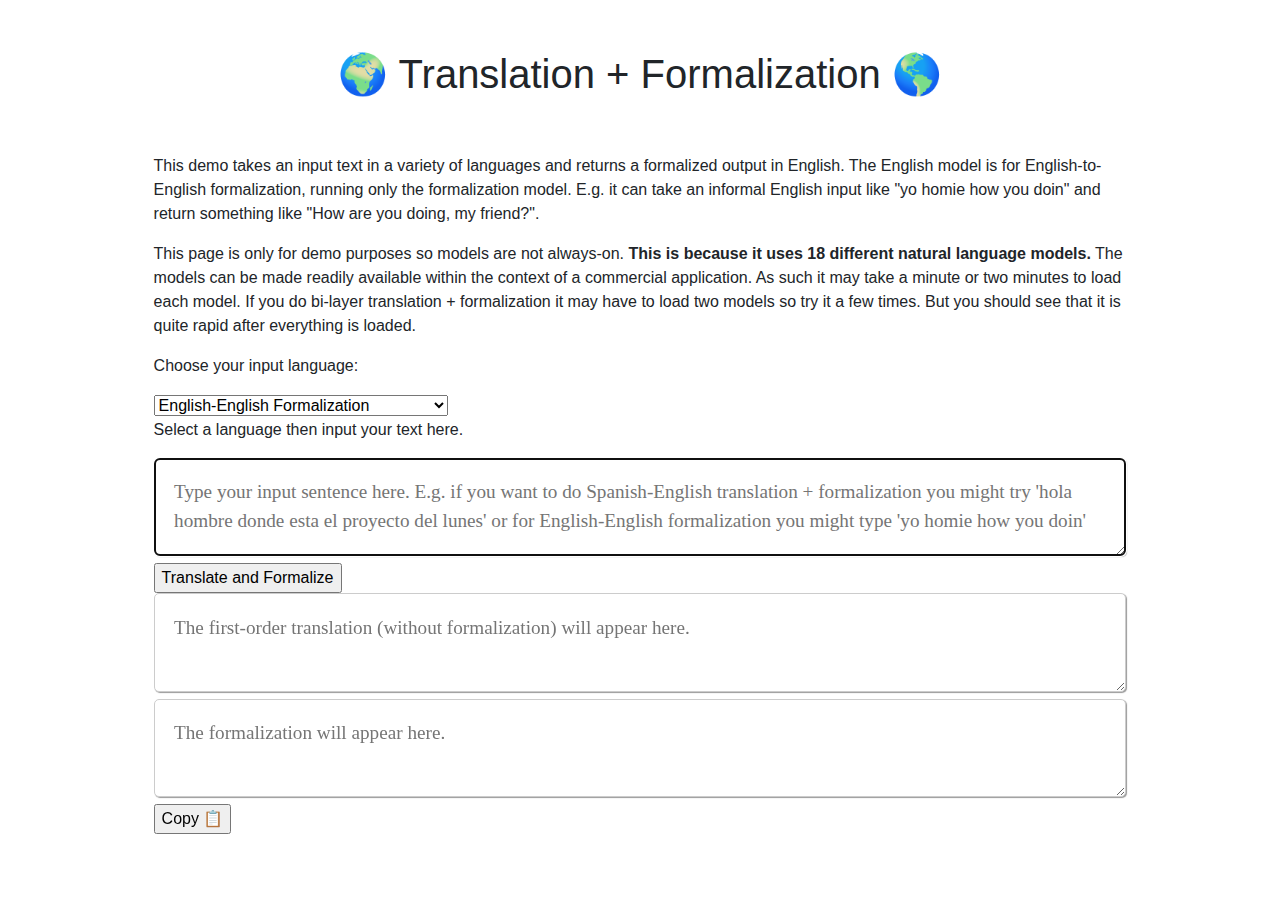
<file: src/index.html>
<!DOCTYPE html>
<html>
<head>
  <meta charset="UTF-8">
  <title>NeuralABC</title>
  <link rel='stylesheet' href='./bootstrap.min.css'>
  <link rel="stylesheet" href="./style.css">

  <script src="apiReq.js"></script>
  <script src="jsFuncs.js"></script>
</head>
 
<body>
  <!-- <div class="waveContent" style="height:auto; width:auto; padding:0;">
    <h2>TurboTongue</h2>
    <h2>TurboTongue</h2>
  </div> -->

  <br>

  <div>
    <h1 id="heading1" style="text-align:center; height:auto; width:auto; font-family:'Arial Black', Gadget, sans-serif">
      &#x1F30D Translation + Formalization &#x1F30E
    </h1>
  </div>

  <br><br>
  <p style="font-family:'Arial Black', Gadget, sans-serif"> This demo takes an input text in a variety of languages and returns a formalized output in English.
  The English model is for English-to-English formalization, running only the formalization model. E.g. it can take an informal English input like "yo homie how you doin" and return something like "How are you doing, my friend?".
  </p>
  
  <p>This page is only for demo purposes so models are not always-on. 
    <b>This is because it uses 18 different natural language models.</b> 
    The models can be made readily available within the context of a commercial application. 
    As such it may take a minute or two minutes to load each model. 
    If you do bi-layer translation + formalization it may have to load two models so try it a few times. 
    But you should see that it is quite rapid after everything is loaded.
  </p>

  <p id="userLanguageSelection">Choose your input language: </p>
  <select name="languageSelectBox" id="languageSelection">
    <option value="en">English-English Formalization</option>
    <option value="ar">Arabic / العربية الفصحى</option>
    <option value="bn">Bengali / বাংলা</option>
    <option value="zh">Mandarin Chinese / 普通话</option>
    <option value="fr">French / français</option>
    <option value="de">German / Deutsch</option>
    <option value="hi">Hindi / हिन्दी</option>
    <option value="it">Italian / italiano </option>
    <option value="ja">Japanese / 日本語</option>
    <option value="ko">Korean / 한국어</option>
    <option value="ml">Malaysian / Bahasa Melayu بهاس ملايو</option>
    <option value="pl">Polish / polski</option>
    <option value="ru">Russian / Русский язык</option>
    <option value="es">Spanish / español </option>
    <option value="th">Thai / ภาษาไทย</option>
    <option value="tr">Turkish / Türkçe</option>
    <option value="uk">Ukrainian / українська мова</option>
    <option value="vi">Vietnamese / Tiếng Việt (㗂越)</option>
  </select>

    <p id="paragraph1" style="font-family:'Arial Black', Gadget, sans-serif">Select a language then input your text here.</p>

    <textarea name="userTextbox" id="userText" autofocus placeholder="Type your input sentence here. E.g. if you want to do Spanish-English translation + formalization you might try 'hola hombre donde esta el proyecto del lunes' or for English-English formalization you might type 'yo homie how you doin' "></textarea>
    <input type="button" value="Translate and Formalize" onclick="formalformer(document.getElementById('userText').value, document.getElementById('languageSelection').value)" />
    
    <div id="loadingAnimation"></div>
    <div>
      <textarea id="translatedText" placeholder="The first-order translation (without formalization) will appear here."></textarea>
      <textarea id="formalizedText" placeholder="The formalization will appear here."></textarea>
      <input type="button" value="Copy &#x1F4CB" onclick="copy2clipboard()"/>
    </div>


</body>
</html>
</file>
<file: src/style.css>
body {
  font-family: -apple-system, BlinkMacSystemFont, "Segoe UI", Roboto, Helvetica, Arial, sans-serif;
  margin: auto;
  max-width: 80%;
  padding: 2%;
	background: #fff;
	justify-content: center;
}

/* Create two equal columns that floats next to each other */
.column {
	float: left;
	width: 50%;
	padding: 10px;
	height: 300px; /* Should be removed. Only for demonstration */
  }
  
  /* Clear floats after the columns */
  .row:after {
	content: "";
	display: table;
	clear: both;
  }

#container {
	width: 40%;
	height: 80%;
	padding: 0% 0%;
} 

#container button {
	width: 20%;
	height: 20%;
	float: left;
	padding: 0;
}

#container label {
	display:block;
	text-align: center;
	width: 100%;
	height: 100%;
	float: left;
	padding: 0;
}

#container textarea {
	width: 90%;
	height: 100%;
	float: left;
	padding: 0;
}

textarea {
    width: 100%;
    height: 100%;
    font-family: 'OpenDyslexicBold';
    font-size:1.5vw;
    padding: 2%;
    max-width: 100%;
    max-height: 100%;
    line-height: 1.5;
    box-sizing: border-box;
    border-radius: 5px;
    border: 1px solid #ccc;
    box-shadow: 1px 1px 1px #999;
}

/*loading spinner animation */
.lds-dual-ring {
	display: inline-block;
	width: 80px;
	height: 80px;
  }
  .lds-dual-ring:after {
	content: " ";
	display: block;
	width: 64px;
	height: 64px;
	margin: 8px;
	border-radius: 50%;
	border: 6px solid #00de29;
	border-color: #00de29 transparent #00de29 transparent;
	animation: lds-dual-ring 1.2s linear infinite;
  }
  @keyframes lds-dual-ring {
	0% {
	  transform: rotate(0deg);
	}
	100% {
	  transform: rotate(360deg);
	}
  }

/* Headline design 
@import url("https://fonts.googleapis.com/css?family=Poppins:100,200,300,400,500,600,700,800,900");

.waveContent {
	position: absolute;
  padding: 0;
  margin: 0;
	padding: 0;
	box-sizing: border-box;
	font-family: "Poppins", sans-serif;
}

.waveContent h2 {
  text-align:center;
	color: #fff;
	font-size: 8em;
	position: absolute;
	
}

.waveContent h2:nth-child(1) {
	color: transparent;
	-webkit-text-stroke: 2px #03a9f4;
}

.waveContent h2:nth-child(2) {
	color: #03a9f4;
	animation: animate 4s ease-in-out infinite;
}

@keyframes animate {
	0%,
	100% {
		clip-path: polygon(
			0% 45%,
			16% 44%,
			33% 50%,
			54% 60%,
			70% 61%,
			84% 59%,
			100% 52%,
			100% 100%,
			0% 100%
		);
	}

	50% {
		clip-path: polygon(
			0% 60%,
			15% 65%,
			34% 66%,
			51% 62%,
			67% 50%,
			84% 45%,
			100% 46%,
			100% 100%,
			0% 100%
		);
	}
}

*/
</file>
